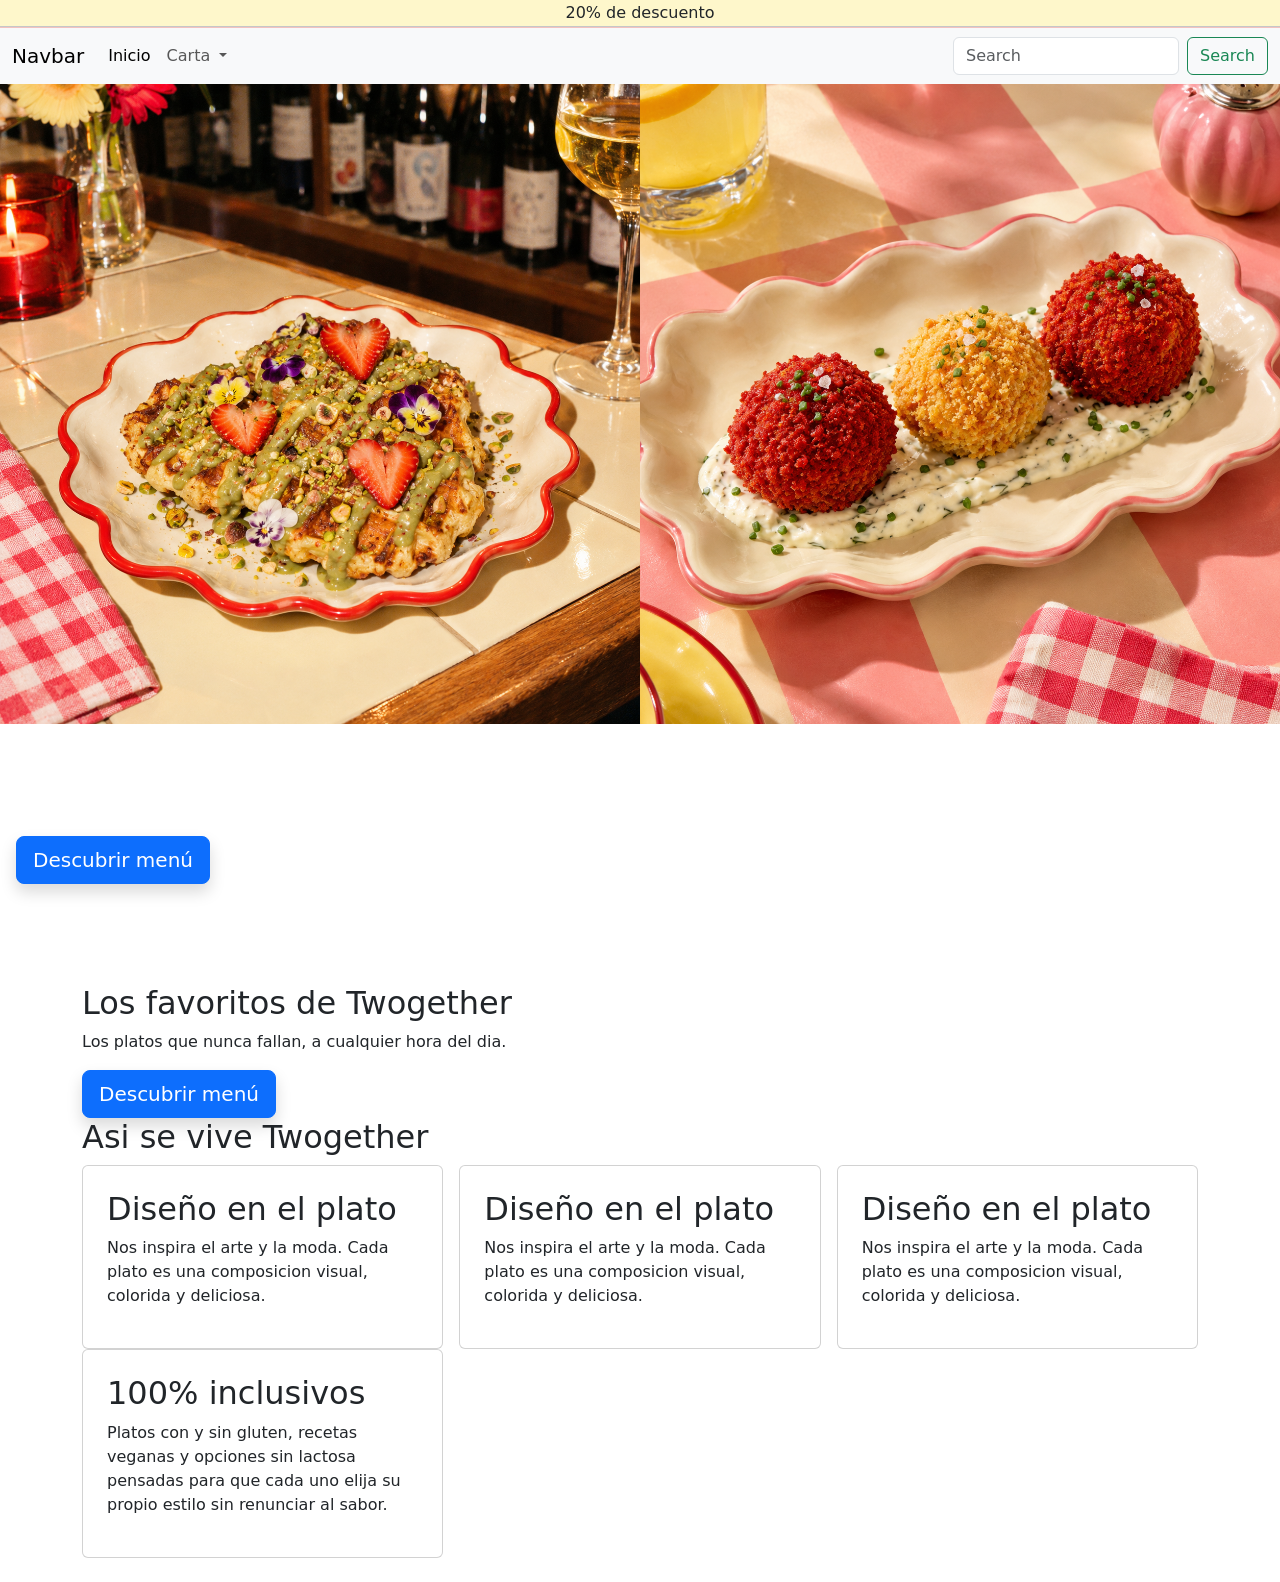
<file: index.html>
<!DOCTYPE html>
<html lang="en">

<head>
    <meta charset="UTF-8">
    <meta name="viewport" content="width=device-width, initial-scale=1.0">
    <link href="https://cdn.jsdelivr.net/npm/bootstrap@5.3.8/dist/css/bootstrap.min.css" rel="stylesheet"
        integrity="sha384-sRIl4kxILFvY47J16cr9ZwB07vP4J8+LH7qKQnuqkuIAvNWLzeN8tE5YBujZqJLB" crossorigin="anonymous">
    <link rel="stylesheet" href="css/style.css">
    <title>TWS</title>
</head>

<body>
    <div class="bloque-amarillo">20% de descuento</div>
    <hr class="linea">
    <!--INCIO DEL NAV-->
    <nav class="navbar navbar-expand-lg bg-body-tertiary ">
        <div class="container-fluid">
            <a class="navbar-brand" href="#">Navbar</a>
            <button class="navbar-toggler" type="button" data-bs-toggle="collapse"
                data-bs-target="#navbarSupportedContent" aria-controls="navbarSupportedContent" aria-expanded="false"
                aria-label="Toggle navigation">
                <span class="navbar-toggler-icon"></span>
            </button>
            <div class="collapse navbar-collapse" id="navbarSupportedContent">
                <ul class="navbar-nav me-auto mb-2 mb-lg-0">
                    <li class="nav-item">
                        <a class="nav-link active" aria-current="page" href="#">Inicio</a>
                    </li>

                    <li class="nav-item dropdown">
                        <a class="nav-link dropdown-toggle" href="#" role="button" data-bs-toggle="dropdown"
                            aria-expanded="false">
                            Carta
                        </a>
                        <ul class="dropdown-menu">
                            <li><a class="dropdown-item" href="#">The sun rises</a></li>
                            <li><a class="dropdown-item" href="#">The social hour</a></li>
                            <li><a class="dropdown-item" href="#">The night gallery</a></li>

                        </ul>
                    </li>
                </ul>
                <form class="d-flex" role="search">
                    <input class="form-control me-2" type="search" placeholder="Search" aria-label="Search" />
                    <button class="btn btn-outline-success" type="submit">Search</button>
                </form>
            </div>
        </div>
    </nav>
    <!--FIN DEL NAV-->
    <div class="container-fluid p-0 vh-100">
        <div class="row g-0">
            <div class="col-sm-12 col-md-6 h-50">
                <img src="assets/img/Gofres.png" alt="Gofres florales" class="img-fluid w-100 h-100 object-fit-cover">
                <div class="position-absolute bottom-0 start-0 ms-3 mb-3">
                    <button type="button" class="btn btn-primary btn-lg shadow">Descubrir menú</button>
                </div>

            </div>
            <div class="col-sm-12 col-md-6 h-50">
                <img src="assets/img/Croquetas.png" alt="Croquetas en salsa"
                    class="img-fluid w-100 h-100 object-fit-cover">
            </div>
        </div>
    </div>
    <div class="container">
        <h2>Los favoritos de Twogether</h2>
        <p>Los platos que nunca fallan, a cualquier hora del dia.</p>
        <button type="button" class="btn btn-primary btn-lg shadow">Descubrir menú</button>
        <h2>Asi se vive Twogether</h2>
        <div class="row g-3">
            <div class="col-sm-12 col-md-4 mb-4">
                <div class="card p-4">
                    <h2 class="card-title">Diseño en el plato</h2>
                    <p class="cart-text">Nos inspira el arte y la moda. Cada plato es una composicion visual, colorida y deliciosa.</p>
                </div>
                <div class="card p-4">
                    <h2 class="card-title">100% inclusivos</h2>
                    <p class="cart-text">Platos con y sin gluten, recetas veganas y opciones sin lactosa pensadas para que cada uno elija su propio estilo sin renunciar al sabor.</p>
                </div>
            </div>
            <div class="col-sm-12 col-md-4">
                <div class="card p-4">
                    <h2 class="card-title">Diseño en el plato</h2>
                    <p class="cart-text">Nos inspira el arte y la moda. Cada plato es una composicion visual, colorida y deliciosa.</p>
                </div>
            </div>
            <div class="col-sm-12 col-md-4">
                <div class="card p-4">
                    <h2 class="card-title">Diseño en el plato</h2>
                    <p class="cart-text">Nos inspira el arte y la moda. Cada plato es una composicion visual, colorida y deliciosa.</p>
                </div>
            </div>
        </div>
    </div>

    <script src="https://cdn.jsdelivr.net/npm/bootstrap@5.3.8/dist/js/bootstrap.bundle.min.js"
        integrity="sha384-FKyoEForCGlyvwx9Hj09JcYn3nv7wiPVlz7YYwJrWVcXK/BmnVDxM+D2scQbITxI"
        crossorigin="anonymous"></script>




<!--ver pedidos y cosas del perfil usuario nombre php y la direccion -->
</body>

</html>
</file>
<file: css/style.css>
.bloque-amarillo{
    background-color: #FEF7CB;
    padding: 1px;
    text-align: center;
}

.linea{
    background-color: #D21008;
    height: 2px;
    margin: 0;
} 
.icon-button{
    appearance: none;
    background: transparent;
    border: none;
    padding: 8px;
    margin: 0;
    display: inline-flex;
    align-items: center;
    justify-content: center;
    vertical-align: middle;
    width: 40px;
    height: 40px;
    color: #D21008;
    cursor: pointer;
} 
.icon-button svg {
    display: block;
    width: 20px;
    height: 20px;
}
.logo {
    max-height: 80px;
    width: auto;
    filter: invert(11%) sepia(95%) saturate(5419%) hue-rotate(359deg) brightness(90%) contrast(96%);
}
.logo-blanco{
  filter: invert(100%) sepia(0%) saturate(0%) hue-rotate(0deg) brightness(100%) contrast(100%);
}.navbar-toggler {
    border: 0;
    padding: 0;
    box-shadow: none;
    border: 0 !important;
    outline: none !important;
}
.navbar-toggler:focus {
    box-shadow: none;
    outline: none;
    box-shadow: none !important;  
}

.navbar-toggler-icon {
    background-image: url("../assets/icon/flor.svg") !important;
    background-repeat: no-repeat;
    background-position: center;
    background-size: contain; 
    width: 2rem;
    height: 2rem;
}
.imagen-filosofia img {
    width: 100%;
    height: 500px;
    object-fit: cover;
    display: block;
}
.texto-filosofia {
    position: absolute;
    top: 100%;
    left: 10%;
    transform: translateY(-90%);
    width: 40%;
    color: white;
}
/* Carta seccion*/
.momento-btn {
    background-color: white !important;
    color: #D21008 !important;
    border: none !important;
    border-radius: 20px;
    padding-left: 20px !important;
}
</file>
